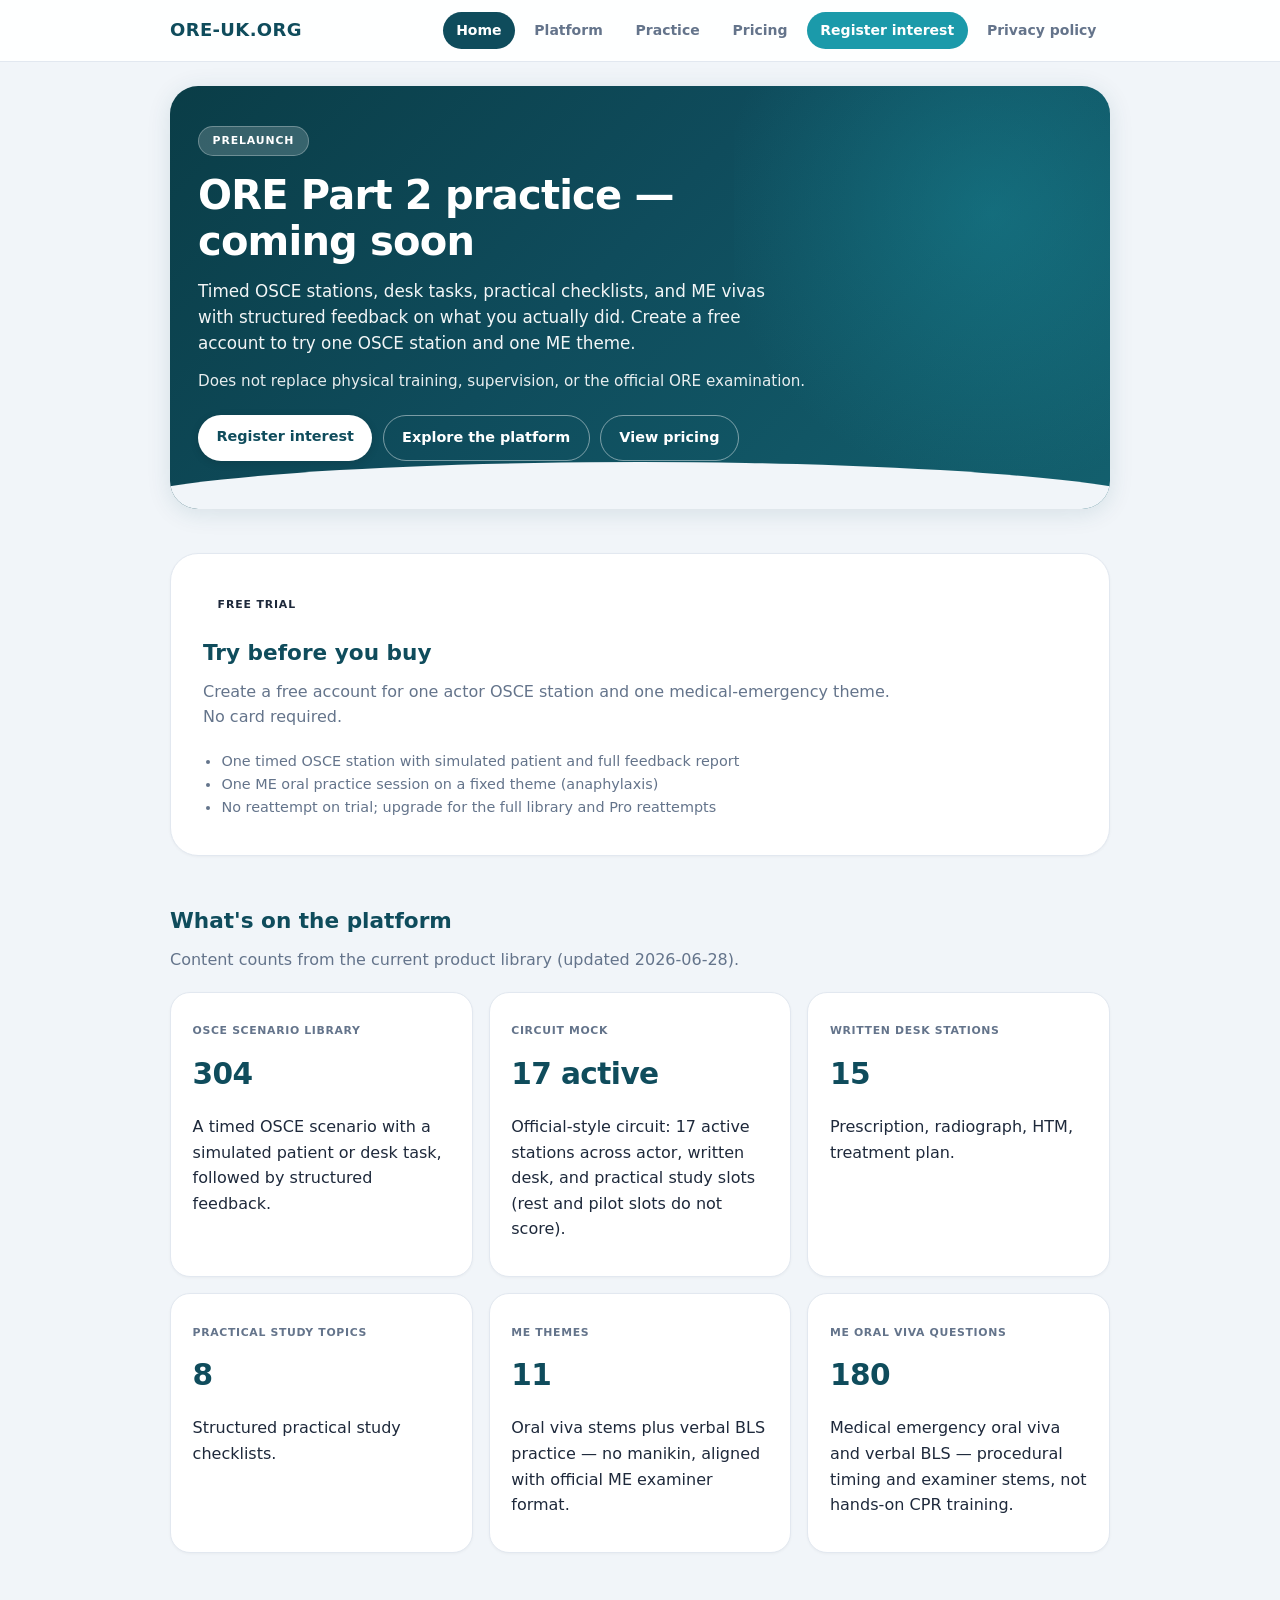
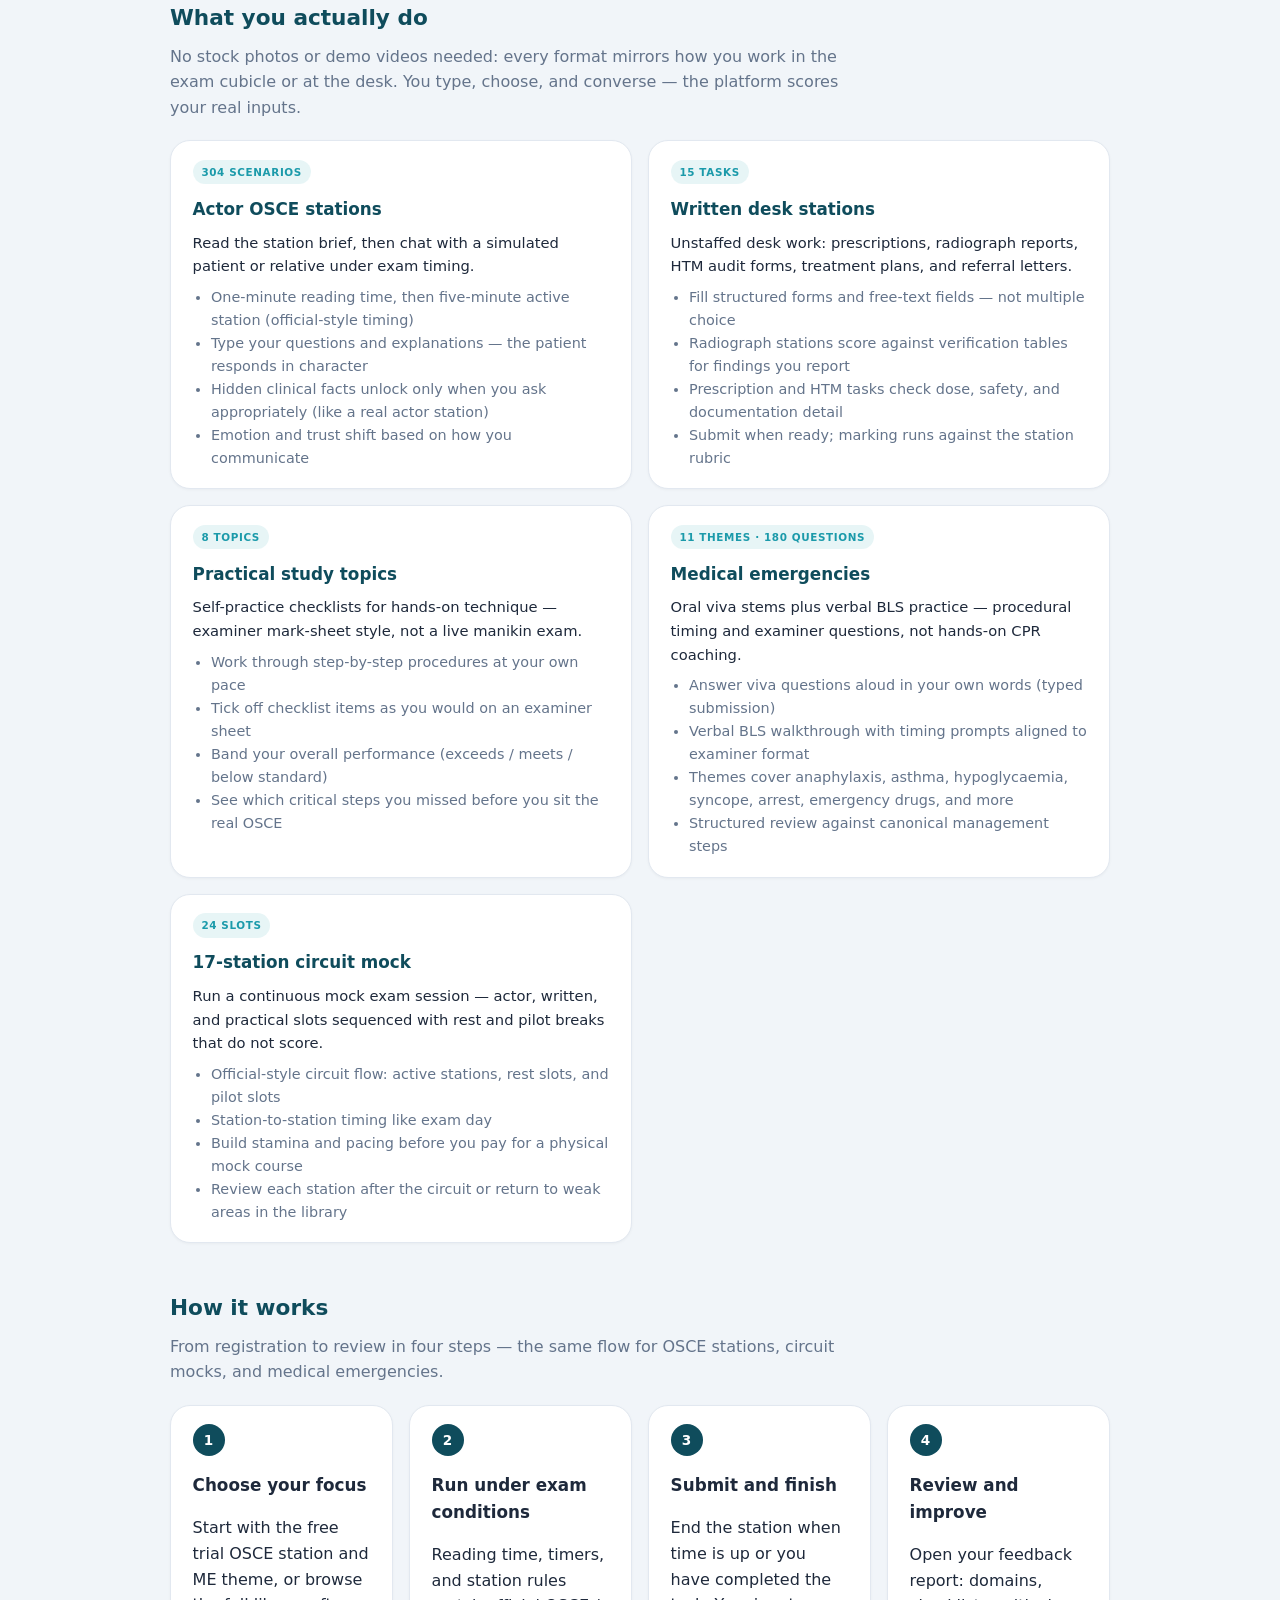
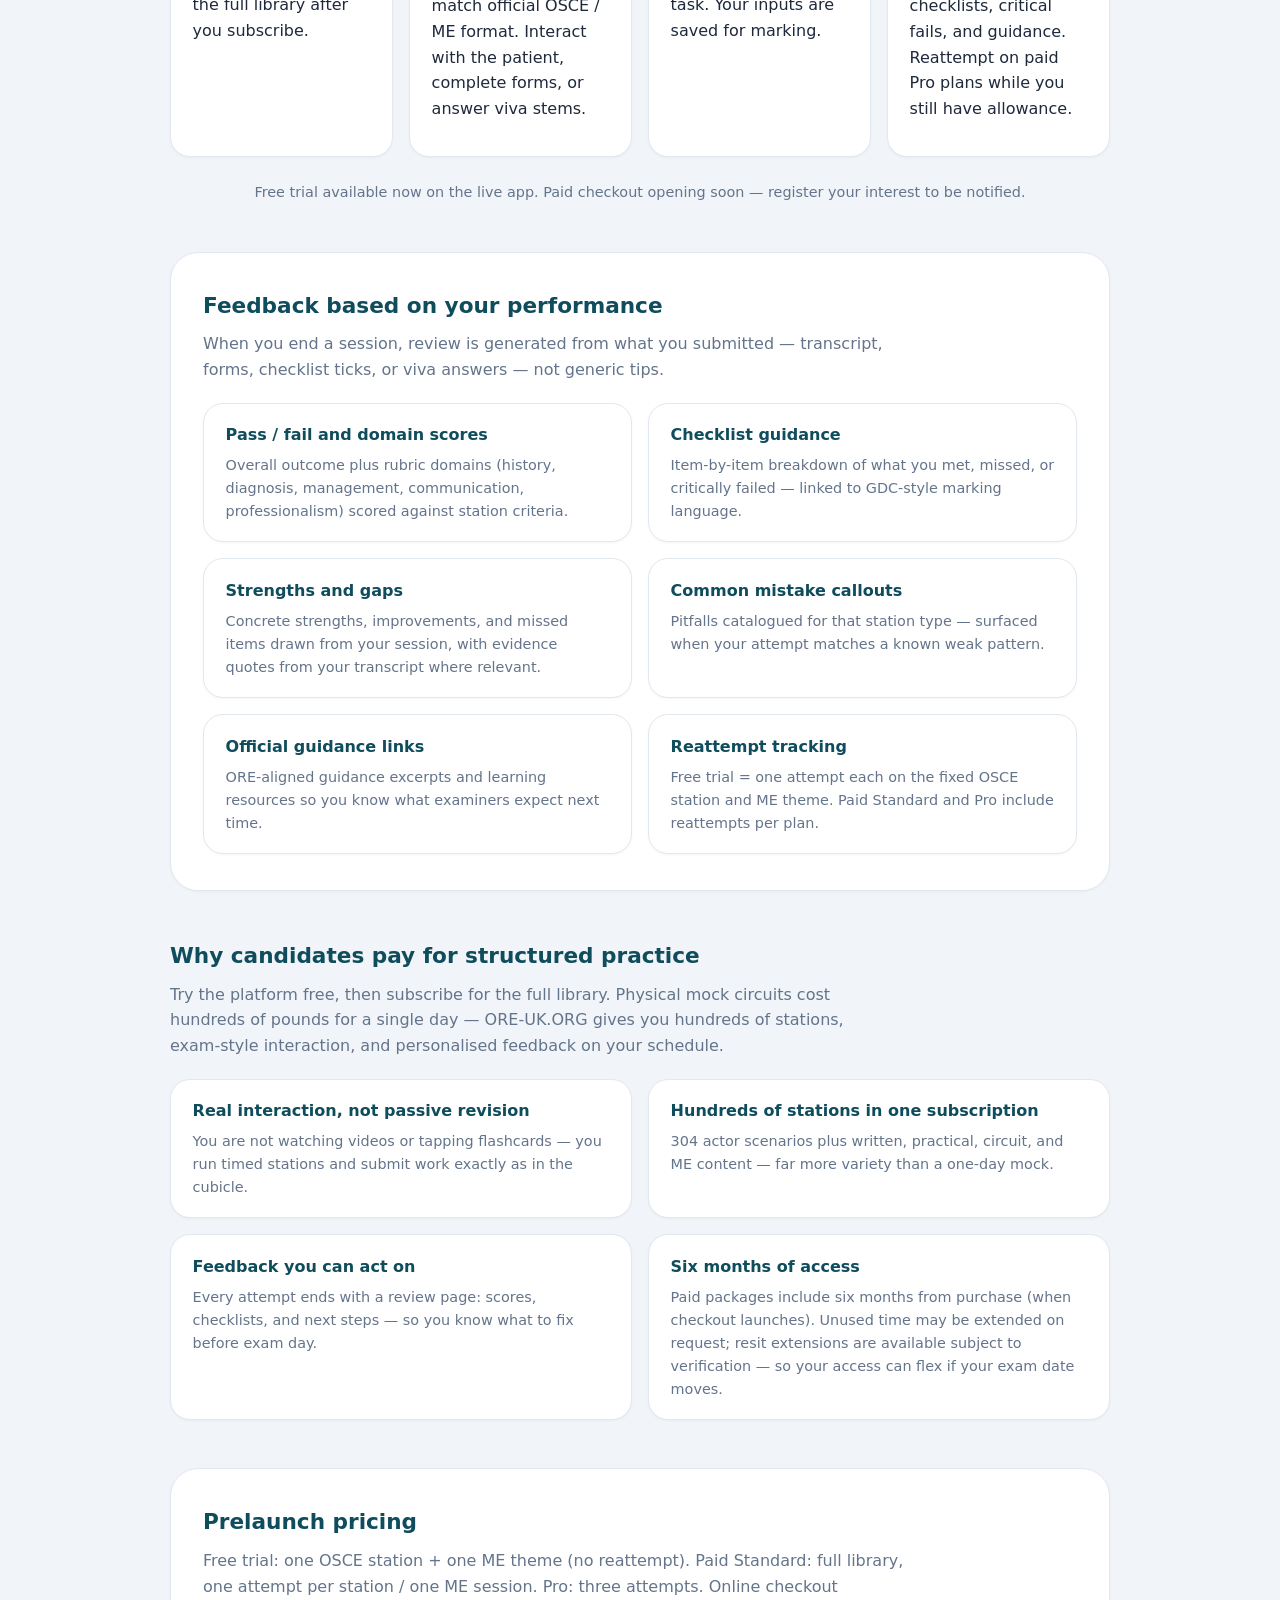
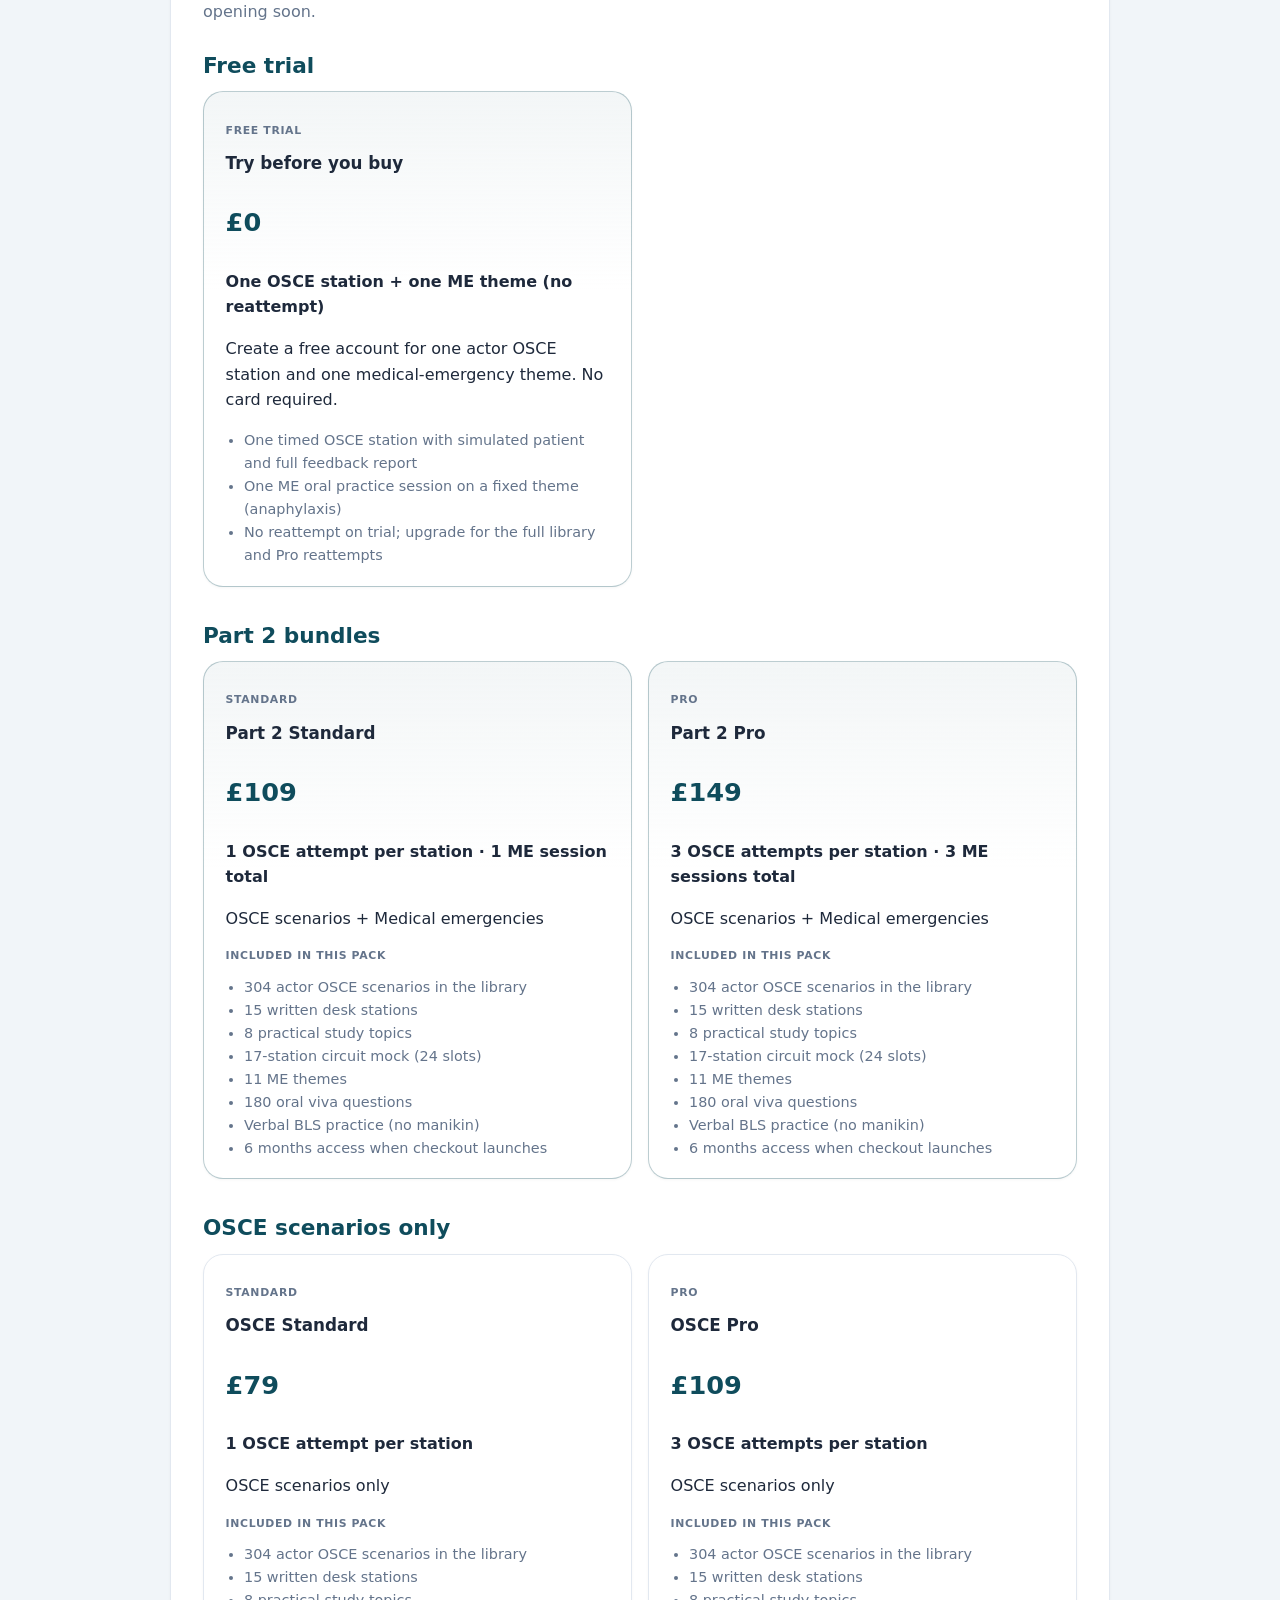
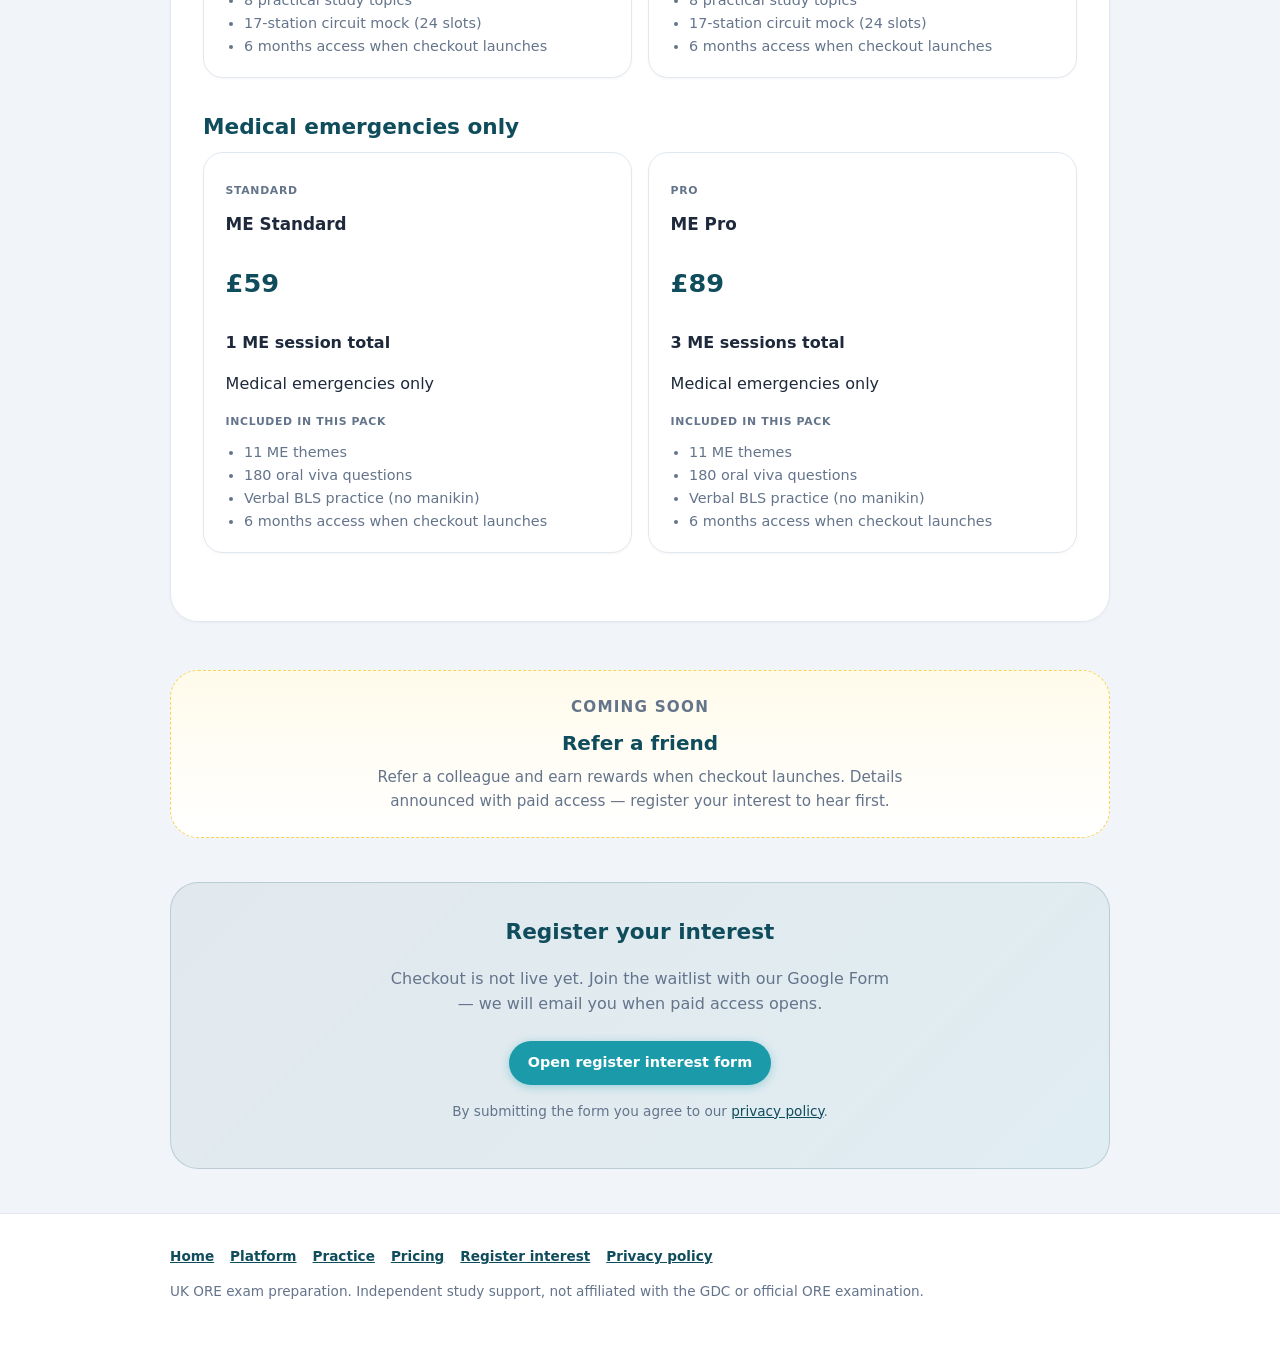
<file: index.html>
<!DOCTYPE html>
<html lang="en">
<head>
  <meta charset="utf-8" />
  <meta name="viewport" content="width=device-width, initial-scale=1" />
  <title>ORE-UK.ORG — ORE Part 2 practice (prelaunch)</title>
  <meta name="description" content="UK ORE Part 2 OSCE and medical emergency practice — free trial OSCE station and ME theme, plus prelaunch pricing." />
  <link rel="stylesheet" href="styles.css" />
</head>
<body>
  <header class="site-header">
    <div class="container">
      <a class="logo" href="index.html">ORE-UK.ORG</a>
      <nav class="site-nav" aria-label="Site">
        <a class="nav-tab active" href="index.html">Home</a>
        <a class="nav-tab" href="index.html#catalog">Platform</a>
        <a class="nav-tab" href="index.html#experience">Practice</a>
        <a class="nav-tab" href="index.html#pricing">Pricing</a>
        <a class="nav-tab cta" href="https://forms.gle/NcTpKtTfis7xZNoQ6" rel="noopener" target="_blank">Register interest</a>
        <a class="nav-tab" href="privacy.html">Privacy policy</a>
      </nav>
    </div>
  </header>
  <main class="container">
    
    <div class="hero-wrap">
      <section class="hero" aria-labelledby="hero-heading">
        <div class="hero-inner">
          <span class="badge">Prelaunch</span>
          
          <h1 id="hero-heading">ORE Part 2 practice — coming soon</h1>
          <p class="hero-subline">Timed OSCE stations, desk tasks, practical checklists, and ME vivas with structured feedback on what you actually did. Create a free account to try one OSCE station and one ME theme.</p>
          <p class="disclaimer">Does not replace physical training, supervision, or the official ORE examination.</p>
          <div class="hero-actions">
            <a class="btn btn-primary" href="https://forms.gle/NcTpKtTfis7xZNoQ6" rel="noopener" target="_blank">Register interest</a>
            
            <a class="btn btn-secondary" href="index.html#catalog">Explore the platform</a>
            <a class="btn btn-secondary" href="index.html#pricing">View pricing</a>
          </div>
        </div>
      </section>
    </div>

    <section id="trial" class="section-block section-muted">
      <span class="badge badge-trial">Free trial</span>
      <h2>Try before you buy</h2>
      <p class="lead">Create a free account for one actor OSCE station and one medical-emergency theme. No card required.</p>
      <ul class="trial-bullets"><li>One timed OSCE station with simulated patient and full feedback report</li><li>One ME oral practice session on a fixed theme (anaphylaxis)</li><li>No reattempt on trial; upgrade for the full library and Pro reattempts</li></ul>
      
    </section>

    <section id="catalog" class="section-block">
      <h2>What&apos;s on the platform</h2>
      <p class="lead">Content counts from the current product library (updated 2026-06-28).</p>
      <div class="grid cols-3"><article class="card"><p class="tier">OSCE scenario library</p><p class="stat-value">304</p><p>A timed OSCE scenario with a simulated patient or desk task, followed by structured feedback.</p></article>
<article class="card"><p class="tier">Circuit mock</p><p class="stat-value">17 active</p><p>Official-style circuit: 17 active stations across actor, written desk, and practical study slots (rest and pilot slots do not score).</p></article>
<article class="card"><p class="tier">Written desk stations</p><p class="stat-value">15</p><p>Prescription, radiograph, HTM, treatment plan.</p></article>
<article class="card"><p class="tier">Practical study topics</p><p class="stat-value">8</p><p>Structured practical study checklists.</p></article>
<article class="card"><p class="tier">ME themes</p><p class="stat-value">11</p><p>Oral viva stems plus verbal BLS practice — no manikin, aligned with official ME examiner format.</p></article>
<article class="card"><p class="tier">ME oral viva questions</p><p class="stat-value">180</p><p>Medical emergency oral viva and verbal BLS — procedural timing and examiner stems, not hands-on CPR training.</p></article></div>
    </section>

    <section id="experience" class="section-block">
      <h2>What you actually do</h2>
      <p class="lead">No stock photos or demo videos needed: every format mirrors how you work in the exam cubicle or at the desk. You type, choose, and converse — the platform scores your real inputs.</p>
      <div class="grid cols-2"><article class="card feature-card"><div class="feature-card-head"><span class="format-tag">304 scenarios</span><h3>Actor OSCE stations</h3></div><p class="feature-summary">Read the station brief, then chat with a simulated patient or relative under exam timing.</p><ul><li>One-minute reading time, then five-minute active station (official-style timing)</li><li>Type your questions and explanations — the patient responds in character</li><li>Hidden clinical facts unlock only when you ask appropriately (like a real actor station)</li><li>Emotion and trust shift based on how you communicate</li></ul></article><article class="card feature-card"><div class="feature-card-head"><span class="format-tag">15 tasks</span><h3>Written desk stations</h3></div><p class="feature-summary">Unstaffed desk work: prescriptions, radiograph reports, HTM audit forms, treatment plans, and referral letters.</p><ul><li>Fill structured forms and free-text fields — not multiple choice</li><li>Radiograph stations score against verification tables for findings you report</li><li>Prescription and HTM tasks check dose, safety, and documentation detail</li><li>Submit when ready; marking runs against the station rubric</li></ul></article><article class="card feature-card"><div class="feature-card-head"><span class="format-tag">8 topics</span><h3>Practical study topics</h3></div><p class="feature-summary">Self-practice checklists for hands-on technique — examiner mark-sheet style, not a live manikin exam.</p><ul><li>Work through step-by-step procedures at your own pace</li><li>Tick off checklist items as you would on an examiner sheet</li><li>Band your overall performance (exceeds / meets / below standard)</li><li>See which critical steps you missed before you sit the real OSCE</li></ul></article><article class="card feature-card"><div class="feature-card-head"><span class="format-tag">11 themes · 180 questions</span><h3>Medical emergencies</h3></div><p class="feature-summary">Oral viva stems plus verbal BLS practice — procedural timing and examiner questions, not hands-on CPR coaching.</p><ul><li>Answer viva questions aloud in your own words (typed submission)</li><li>Verbal BLS walkthrough with timing prompts aligned to examiner format</li><li>Themes cover anaphylaxis, asthma, hypoglycaemia, syncope, arrest, emergency drugs, and more</li><li>Structured review against canonical management steps</li></ul></article><article class="card feature-card"><div class="feature-card-head"><span class="format-tag">24 slots</span><h3>17-station circuit mock</h3></div><p class="feature-summary">Run a continuous mock exam session — actor, written, and practical slots sequenced with rest and pilot breaks that do not score.</p><ul><li>Official-style circuit flow: active stations, rest slots, and pilot slots</li><li>Station-to-station timing like exam day</li><li>Build stamina and pacing before you pay for a physical mock course</li><li>Review each station after the circuit or return to weak areas in the library</li></ul></article></div>
    </section>

    <section id="how" class="section-block">
      <h2>How it works</h2>
      <p class="lead">From registration to review in four steps — the same flow for OSCE stations, circuit mocks, and medical emergencies.</p>
      <div class="steps steps-4"><div class="card"><span class="step-num">1</span><h3>Choose your focus</h3><p>Start with the free trial OSCE station and ME theme, or browse the full library after you subscribe.</p></div><div class="card"><span class="step-num">2</span><h3>Run under exam conditions</h3><p>Reading time, timers, and station rules match official OSCE / ME format. Interact with the patient, complete forms, or answer viva stems.</p></div><div class="card"><span class="step-num">3</span><h3>Submit and finish</h3><p>End the station when time is up or you have completed the task. Your inputs are saved for marking.</p></div><div class="card"><span class="step-num">4</span><h3>Review and improve</h3><p>Open your feedback report: domains, checklists, critical fails, and guidance. Reattempt on paid Pro plans while you still have allowance.</p></div></div>
      <p class="access-note">Free trial available now on the live app. Paid checkout opening soon — register your interest to be notified.</p>
    </section>

    <section id="feedback" class="section-block section-muted">
      <h2>Feedback based on your performance</h2>
      <p class="lead">When you end a session, review is generated from what you submitted — transcript, forms, checklist ticks, or viva answers — not generic tips.</p>
      <div class="grid cols-2"><article class="card feedback-card"><h3>Pass / fail and domain scores</h3><p>Overall outcome plus rubric domains (history, diagnosis, management, communication, professionalism) scored against station criteria.</p></article><article class="card feedback-card"><h3>Checklist guidance</h3><p>Item-by-item breakdown of what you met, missed, or critically failed — linked to GDC-style marking language.</p></article><article class="card feedback-card"><h3>Strengths and gaps</h3><p>Concrete strengths, improvements, and missed items drawn from your session, with evidence quotes from your transcript where relevant.</p></article><article class="card feedback-card"><h3>Common mistake callouts</h3><p>Pitfalls catalogued for that station type — surfaced when your attempt matches a known weak pattern.</p></article><article class="card feedback-card"><h3>Official guidance links</h3><p>ORE-aligned guidance excerpts and learning resources so you know what examiners expect next time.</p></article><article class="card feedback-card"><h3>Reattempt tracking</h3><p>Free trial = one attempt each on the fixed OSCE station and ME theme. Paid Standard and Pro include reattempts per plan.</p></article></div>
    </section>

    <section id="value" class="section-block">
      <h2>Why candidates pay for structured practice</h2>
      <p class="lead">Try the platform free, then subscribe for the full library. Physical mock circuits cost hundreds of pounds for a single day — ORE-UK.ORG gives you hundreds of stations, exam-style interaction, and personalised feedback on your schedule.</p>
      <div class="grid cols-2"><article class="card value-card"><h3>Real interaction, not passive revision</h3><p>You are not watching videos or tapping flashcards — you run timed stations and submit work exactly as in the cubicle.</p></article><article class="card value-card"><h3>Hundreds of stations in one subscription</h3><p>304 actor scenarios plus written, practical, circuit, and ME content — far more variety than a one-day mock.</p></article><article class="card value-card"><h3>Feedback you can act on</h3><p>Every attempt ends with a review page: scores, checklists, and next steps — so you know what to fix before exam day.</p></article><article class="card value-card"><h3>Six months of access</h3><p>Paid packages include six months from purchase (when checkout launches). Unused time may be extended on request; resit extensions are available subject to verification — so your access can flex if your exam date moves.</p></article></div>
    </section>

    <section id="pricing" class="section-block section-muted">
      <h2>Prelaunch pricing</h2>
      <p class="lead">Free trial: one OSCE station + one ME theme (no reattempt). Paid Standard: full library, one attempt per station / one ME session. Pro: three attempts. Online checkout opening soon.</p>
      <div class="pricing-group"><h2>Free trial</h2><div class="grid cols-2"><article class="card featured"><p class="tier">Free trial</p><h3>Try before you buy</h3><p class="price">£0</p><p><strong>One OSCE station + one ME theme (no reattempt)</strong></p><p>Create a free account for one actor OSCE station and one medical-emergency theme. No card required.</p><ul><li>One timed OSCE station with simulated patient and full feedback report</li><li>One ME oral practice session on a fixed theme (anaphylaxis)</li><li>No reattempt on trial; upgrade for the full library and Pro reattempts</li></ul></article></div></div>
<div class="pricing-group"><h2>Part 2 bundles</h2><div class="grid cols-2"><article class="card featured"><p class="tier">Standard</p><h3>Part 2 Standard</h3><p class="price">£109</p><p><strong>1 OSCE attempt per station · 1 ME session total</strong></p><p>OSCE scenarios + Medical emergencies</p><p class="tier">Included in this pack</p><ul><li>304 actor OSCE scenarios in the library</li><li>15 written desk stations</li><li>8 practical study topics</li><li>17-station circuit mock (24 slots)</li><li>11 ME themes</li><li>180 oral viva questions</li><li>Verbal BLS practice (no manikin)</li><li>6 months access when checkout launches</li></ul></article><article class="card featured"><p class="tier">Pro</p><h3>Part 2 Pro</h3><p class="price">£149</p><p><strong>3 OSCE attempts per station · 3 ME sessions total</strong></p><p>OSCE scenarios + Medical emergencies</p><p class="tier">Included in this pack</p><ul><li>304 actor OSCE scenarios in the library</li><li>15 written desk stations</li><li>8 practical study topics</li><li>17-station circuit mock (24 slots)</li><li>11 ME themes</li><li>180 oral viva questions</li><li>Verbal BLS practice (no manikin)</li><li>6 months access when checkout launches</li></ul></article></div></div>
<div class="pricing-group"><h2>OSCE scenarios only</h2><div class="grid cols-2"><article class="card"><p class="tier">Standard</p><h3>OSCE Standard</h3><p class="price">£79</p><p><strong>1 OSCE attempt per station</strong></p><p>OSCE scenarios only</p><p class="tier">Included in this pack</p><ul><li>304 actor OSCE scenarios in the library</li><li>15 written desk stations</li><li>8 practical study topics</li><li>17-station circuit mock (24 slots)</li><li>6 months access when checkout launches</li></ul></article><article class="card"><p class="tier">Pro</p><h3>OSCE Pro</h3><p class="price">£109</p><p><strong>3 OSCE attempts per station</strong></p><p>OSCE scenarios only</p><p class="tier">Included in this pack</p><ul><li>304 actor OSCE scenarios in the library</li><li>15 written desk stations</li><li>8 practical study topics</li><li>17-station circuit mock (24 slots)</li><li>6 months access when checkout launches</li></ul></article></div></div>
<div class="pricing-group"><h2>Medical emergencies only</h2><div class="grid cols-2"><article class="card"><p class="tier">Standard</p><h3>ME Standard</h3><p class="price">£59</p><p><strong>1 ME session total</strong></p><p>Medical emergencies only</p><p class="tier">Included in this pack</p><ul><li>11 ME themes</li><li>180 oral viva questions</li><li>Verbal BLS practice (no manikin)</li><li>6 months access when checkout launches</li></ul></article><article class="card"><p class="tier">Pro</p><h3>ME Pro</h3><p class="price">£89</p><p><strong>3 ME sessions total</strong></p><p>Medical emergencies only</p><p class="tier">Included in this pack</p><ul><li>11 ME themes</li><li>180 oral viva questions</li><li>Verbal BLS practice (no manikin)</li><li>6 months access when checkout launches</li></ul></article></div></div>
    </section>

    <section id="referral" class="referral-banner" data-testid="referral-scheme-banner">
      <p class="referral-label">Coming soon</p>
      <h2>Refer a friend</h2>
      <p>Refer a colleague and earn rewards when checkout launches. Details announced with paid access — register your interest to hear first.</p>
    </section>

    <section id="interest">
      <div class="interest-box">
<h2>Register your interest</h2>
<p>Checkout is not live yet. Join the waitlist with our Google Form — we will email you when paid access opens.</p>
<p><a class="btn btn-accent" href="https://forms.gle/NcTpKtTfis7xZNoQ6" rel="noopener" target="_blank">Open register interest form</a></p>
<p style="margin-top:1rem;font-size:0.85rem">By submitting the form you agree to our <a href="privacy.html">privacy policy</a>.</p>
</div>
    </section>

  </main>
  <footer>
    <div class="container">
      <div class="footer-links">
        <a href="index.html">Home</a>
        <a href="index.html#catalog">Platform</a>
        <a href="index.html#experience">Practice</a>
        <a href="index.html#pricing">Pricing</a>
        <a href="index.html#interest">Register interest</a>
        <a href="privacy.html">Privacy policy</a>
      </div>
      <p>UK ORE exam preparation. Independent study support, not affiliated with the GDC or official ORE examination.</p>
    </div>
  </footer>
</body>
</html>
</file>
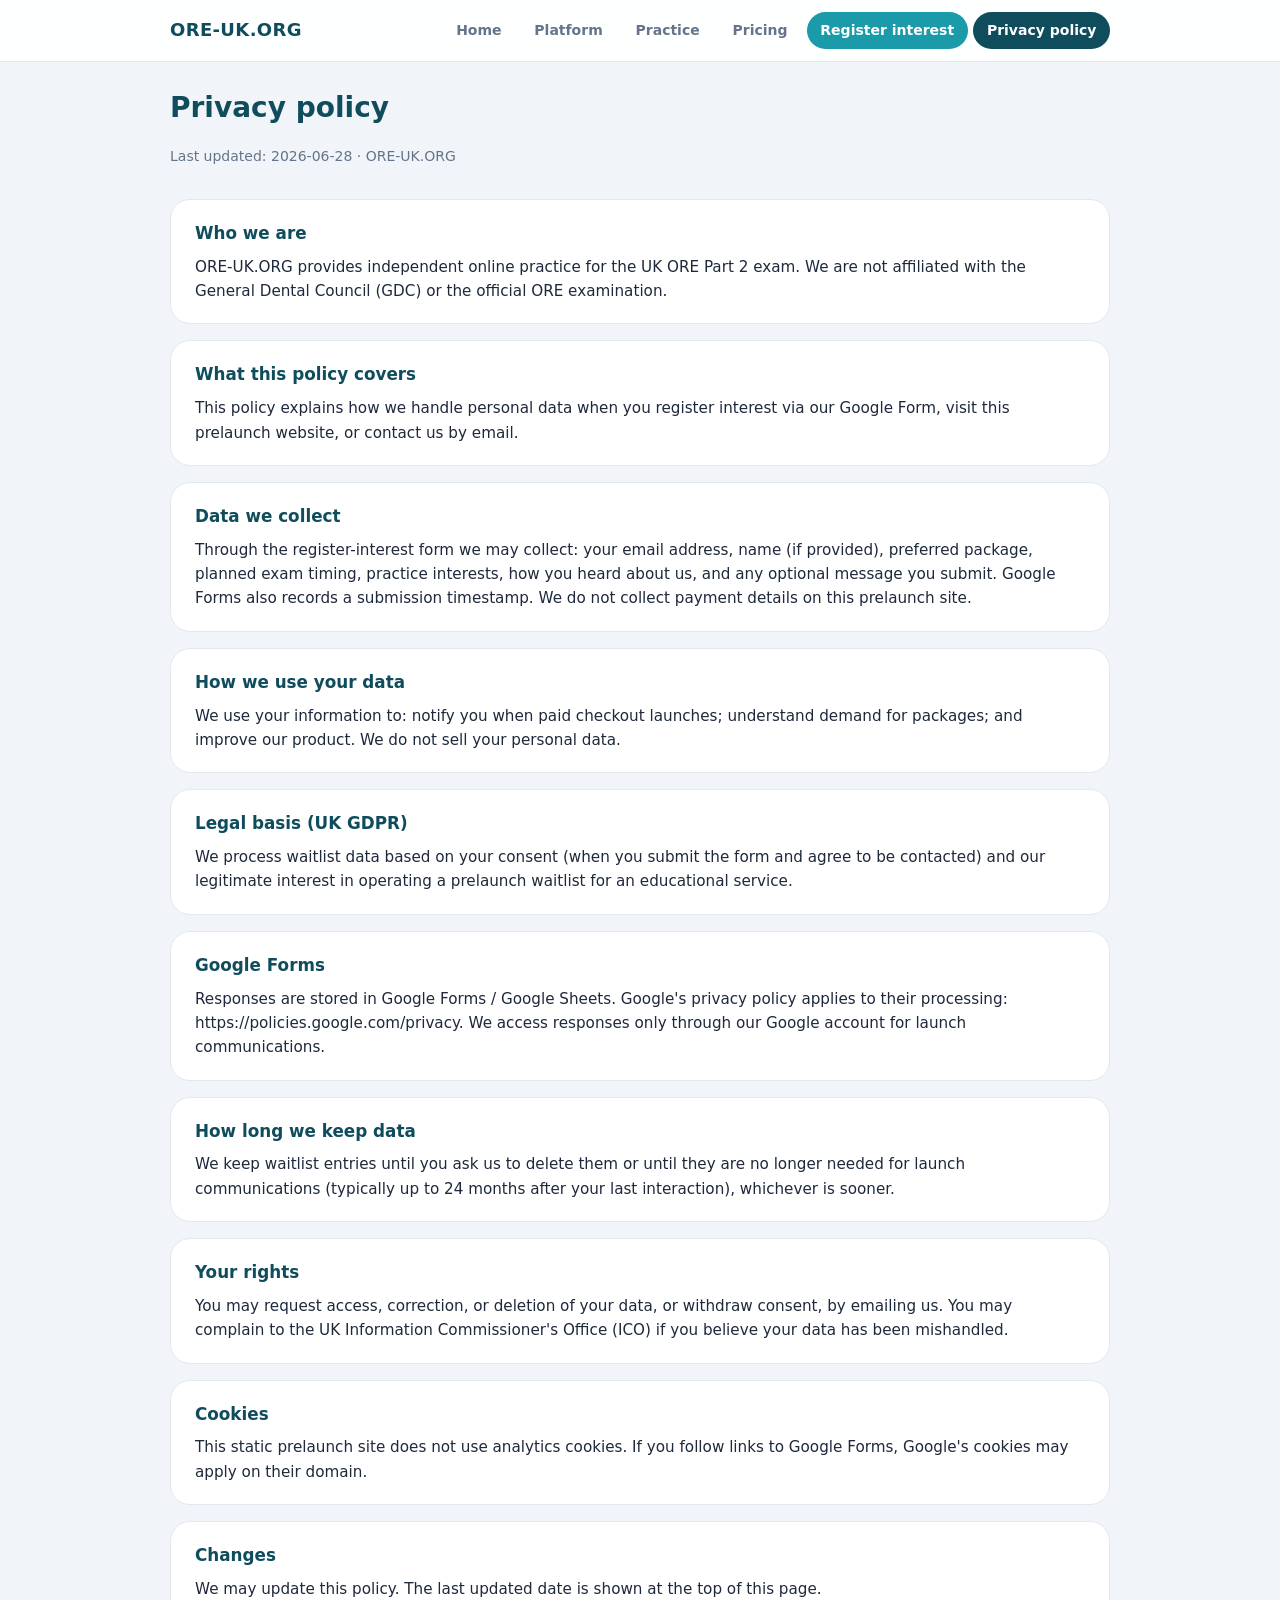
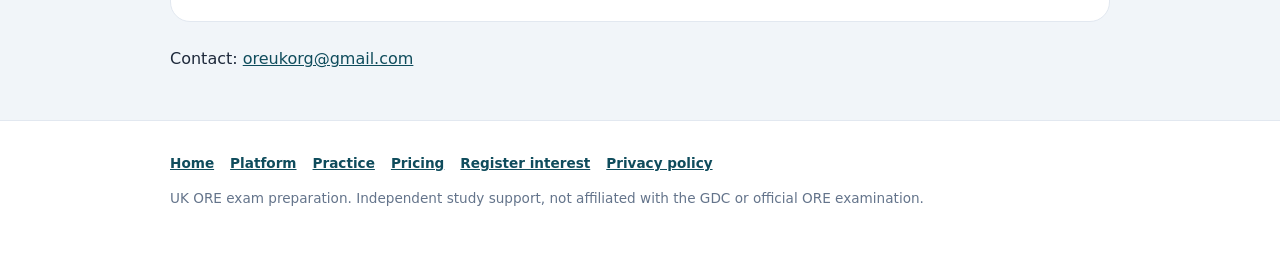
<file: privacy.html>
<!DOCTYPE html>
<html lang="en">
<head>
  <meta charset="utf-8" />
  <meta name="viewport" content="width=device-width, initial-scale=1" />
  <title>Privacy policy · ORE-UK.ORG</title>
  <meta name="description" content="Privacy policy for ORE-UK.ORG prelaunch waitlist and website." />
  <link rel="stylesheet" href="styles.css" />
</head>
<body>
  <header class="site-header">
    <div class="container">
      <a class="logo" href="index.html">ORE-UK.ORG</a>
      <nav class="site-nav" aria-label="Site">
        <a class="nav-tab" href="index.html">Home</a>
        <a class="nav-tab" href="index.html#catalog">Platform</a>
        <a class="nav-tab" href="index.html#experience">Practice</a>
        <a class="nav-tab" href="index.html#pricing">Pricing</a>
        <a class="nav-tab cta" href="https://forms.gle/NcTpKtTfis7xZNoQ6" rel="noopener" target="_blank">Register interest</a>
        <a class="nav-tab active" href="privacy.html">Privacy policy</a>
      </nav>
    </div>
  </header>
  <main class="container">
    <div class="legal-page"><h1>Privacy policy</h1><p class="legal-meta">Last updated: 2026-06-28 · ORE-UK.ORG</p><article class="legal-section"><h2>Who we are</h2><p>ORE-UK.ORG provides independent online practice for the UK ORE Part 2 exam. We are not affiliated with the General Dental Council (GDC) or the official ORE examination.</p></article><article class="legal-section"><h2>What this policy covers</h2><p>This policy explains how we handle personal data when you register interest via our Google Form, visit this prelaunch website, or contact us by email.</p></article><article class="legal-section"><h2>Data we collect</h2><p>Through the register-interest form we may collect: your email address, name (if provided), preferred package, planned exam timing, practice interests, how you heard about us, and any optional message you submit. Google Forms also records a submission timestamp. We do not collect payment details on this prelaunch site.</p></article><article class="legal-section"><h2>How we use your data</h2><p>We use your information to: notify you when paid checkout launches; understand demand for packages; and improve our product. We do not sell your personal data.</p></article><article class="legal-section"><h2>Legal basis (UK GDPR)</h2><p>We process waitlist data based on your consent (when you submit the form and agree to be contacted) and our legitimate interest in operating a prelaunch waitlist for an educational service.</p></article><article class="legal-section"><h2>Google Forms</h2><p>Responses are stored in Google Forms / Google Sheets. Google&#x27;s privacy policy applies to their processing: https://policies.google.com/privacy. We access responses only through our Google account for launch communications.</p></article><article class="legal-section"><h2>How long we keep data</h2><p>We keep waitlist entries until you ask us to delete them or until they are no longer needed for launch communications (typically up to 24 months after your last interaction), whichever is sooner.</p></article><article class="legal-section"><h2>Your rights</h2><p>You may request access, correction, or deletion of your data, or withdraw consent, by emailing us. You may complain to the UK Information Commissioner&#x27;s Office (ICO) if you believe your data has been mishandled.</p></article><article class="legal-section"><h2>Cookies</h2><p>This static prelaunch site does not use analytics cookies. If you follow links to Google Forms, Google&#x27;s cookies may apply on their domain.</p></article><article class="legal-section"><h2>Changes</h2><p>We may update this policy. The last updated date is shown at the top of this page.</p></article><p style="margin-top:1.5rem">Contact: <a href="mailto:oreukorg@gmail.com">oreukorg@gmail.com</a></p></div>
  </main>
  <footer>
    <div class="container">
      <div class="footer-links">
        <a href="index.html">Home</a>
        <a href="index.html#catalog">Platform</a>
        <a href="index.html#experience">Practice</a>
        <a href="index.html#pricing">Pricing</a>
        <a href="index.html#interest">Register interest</a>
        <a href="privacy.html">Privacy policy</a>
      </div>
      <p>UK ORE exam preparation. Independent study support, not affiliated with the GDC or official ORE examination.</p>
    </div>
  </footer>
</body>
</html>
</file>
<file: styles.css>
/* ORE-UK.ORG prelaunch static site */
:root {
  --primary: #0f4c5c;
  --primary-dark: #0a3d47;
  --accent: #1b9aaa;
  --text: #1e293b;
  --muted: #64748b;
  --bg: #f1f5f9;
  --card: #ffffff;
  --border: #e2e8f0;
  --hero-gradient: linear-gradient(135deg, #0a3d47 0%, #0f4c5c 45%, #13606e 100%);
  --radius-lg: 1.25rem;
  --radius-xl: 1.75rem;
  --shadow: 0 4px 24px rgba(15, 76, 92, 0.12);
}

* {
  box-sizing: border-box;
}

body {
  margin: 0;
  font-family: system-ui, -apple-system, "Segoe UI", Roboto, sans-serif;
  color: var(--text);
  background: var(--bg);
  line-height: 1.6;
}

a {
  color: var(--primary);
}

.container {
  max-width: 980px;
  margin: 0 auto;
  padding: 0 1.25rem;
}

/* Header */
header.site-header {
  position: sticky;
  top: 0;
  z-index: 50;
  border-bottom: 1px solid var(--border);
  background: rgba(255, 255, 255, 0.92);
  backdrop-filter: blur(10px);
  padding: 0.75rem 0;
}

.site-header .container {
  display: flex;
  align-items: center;
  justify-content: space-between;
  gap: 1rem;
  flex-wrap: wrap;
}

.logo {
  font-weight: 800;
  font-size: 1.125rem;
  color: var(--primary);
  text-decoration: none;
  letter-spacing: 0.02em;
}

.site-nav {
  display: flex;
  align-items: center;
  gap: 0.35rem;
  flex-wrap: wrap;
}

.nav-tab {
  display: inline-block;
  padding: 0.45rem 0.85rem;
  border-radius: 999px;
  font-size: 0.875rem;
  font-weight: 600;
  text-decoration: none;
  color: var(--muted);
  transition: background 0.15s, color 0.15s;
}

.nav-tab:hover {
  color: var(--primary);
  background: rgba(15, 76, 92, 0.08);
}

.nav-tab.active {
  color: #fff;
  background: var(--primary);
}

.nav-tab.cta {
  background: var(--accent);
  color: #fff;
}

.nav-tab.cta:hover {
  background: #1590a0;
  color: #fff;
}

/* Hero — curved card */
.hero-wrap {
  margin: 1.5rem 0 2.5rem;
}

.hero {
  position: relative;
  overflow: hidden;
  background: var(--hero-gradient);
  color: #fff;
  padding: 2.5rem 1.75rem 3rem;
  border-radius: var(--radius-xl);
  box-shadow: var(--shadow);
}

.hero::before {
  content: "";
  position: absolute;
  top: -40%;
  right: -15%;
  width: 55%;
  height: 140%;
  background: radial-gradient(circle, rgba(27, 154, 170, 0.35) 0%, transparent 70%);
  pointer-events: none;
}

.hero::after {
  content: "";
  position: absolute;
  bottom: -1px;
  left: 0;
  right: 0;
  height: 48px;
  background: var(--bg);
  border-radius: 50% 50% 0 0 / 100% 100% 0 0;
  transform: scaleX(1.15);
}

.hero-inner {
  position: relative;
  z-index: 1;
  max-width: 40rem;
}

.badge {
  display: inline-block;
  font-size: 0.68rem;
  font-weight: 800;
  text-transform: uppercase;
  letter-spacing: 0.08em;
  padding: 0.35rem 0.85rem;
  border-radius: 999px;
  background: rgba(255, 255, 255, 0.18);
  border: 1px solid rgba(255, 255, 255, 0.28);
  margin-bottom: 1rem;
}

.hero h1 {
  margin: 0 0 0.85rem;
  font-size: clamp(1.85rem, 4.5vw, 2.5rem);
  line-height: 1.15;
  font-weight: 800;
  letter-spacing: -0.02em;
}

.hero .disclaimer {
  margin: 0.85rem 0 0;
  font-size: 0.95rem;
  color: rgba(255, 255, 255, 0.9);
  line-height: 1.55;
}

.hero-subline {
  margin: 0.75rem 0 0;
  font-size: 1.05rem;
  line-height: 1.55;
  color: rgba(255, 255, 255, 0.95);
  max-width: 38rem;
}

.hero-actions {
  margin-top: 1.35rem;
  display: flex;
  flex-wrap: wrap;
  gap: 0.65rem;
}

/* Sections */
section {
  margin-bottom: 2.75rem;
}

.section-block {
  margin-bottom: 3rem;
}

.section-muted {
  background: #fff;
  border: 1px solid var(--border);
  border-radius: var(--radius-xl);
  padding: 2rem 1.5rem;
  box-shadow: 0 1px 3px rgba(0, 0, 0, 0.04);
}

@media (min-width: 640px) {
  .section-muted {
    padding: 2.25rem 2rem;
  }
}

h2 {
  color: var(--primary);
  margin: 0 0 0.5rem;
  font-size: 1.35rem;
}

h3 {
  margin: 0.5rem 0;
  font-size: 1.05rem;
}

.lead {
  color: var(--muted);
  margin: 0 0 1.25rem;
  max-width: 44rem;
}

.grid {
  display: grid;
  gap: 1rem;
}

@media (min-width: 640px) {
  .grid.cols-2 {
    grid-template-columns: repeat(2, 1fr);
  }
  .grid.cols-3 {
    grid-template-columns: repeat(3, 1fr);
  }
}

.card {
  background: var(--card);
  border: 1px solid var(--border);
  border-radius: var(--radius-lg);
  padding: 1.15rem 1.35rem;
  box-shadow: 0 1px 3px rgba(0, 0, 0, 0.04);
}

.card.featured {
  border-color: rgba(15, 76, 92, 0.28);
  background: linear-gradient(180deg, rgba(15, 76, 92, 0.05) 0%, #fff 40%);
}

.stat-value {
  font-size: 1.85rem;
  font-weight: 800;
  color: var(--primary);
  margin: 0.2rem 0;
  letter-spacing: -0.02em;
}

.price {
  font-size: 1.6rem;
  font-weight: 800;
  color: var(--primary);
}

.tier {
  font-size: 0.68rem;
  font-weight: 800;
  text-transform: uppercase;
  letter-spacing: 0.06em;
  color: var(--muted);
}

ul {
  margin: 0.5rem 0 0;
  padding-left: 1.15rem;
  color: var(--muted);
  font-size: 0.9rem;
}

.btn {
  display: inline-block;
  padding: 0.65rem 1.15rem;
  border-radius: 999px;
  font-weight: 700;
  text-decoration: none;
  font-size: 0.9rem;
  transition: transform 0.12s, box-shadow 0.12s;
}

.btn:hover {
  transform: translateY(-1px);
}

.btn-primary {
  background: #fff;
  color: var(--primary);
  box-shadow: 0 2px 8px rgba(0, 0, 0, 0.12);
}

.btn-secondary {
  background: transparent;
  color: #fff;
  border: 1px solid rgba(255, 255, 255, 0.45);
}

.btn-accent {
  background: var(--accent);
  color: #fff;
  box-shadow: 0 2px 10px rgba(27, 154, 170, 0.35);
}

.interest-box {
  background: linear-gradient(135deg, rgba(15, 76, 92, 0.07) 0%, rgba(27, 154, 170, 0.08) 100%);
  border: 1px solid rgba(15, 76, 92, 0.18);
  border-radius: var(--radius-xl);
  padding: 2rem 1.75rem;
  text-align: center;
}

.interest-box h2 {
  margin-bottom: 0.5rem;
}

.interest-box p {
  color: var(--muted);
  max-width: 32rem;
  margin-left: auto;
  margin-right: auto;
}

.interest-box .btn-accent {
  margin-top: 0.5rem;
}

/* Privacy page */
.legal-page {
  margin: 1.5rem 0 3rem;
}

.legal-page h1 {
  color: var(--primary);
  font-size: 1.75rem;
  margin: 0 0 0.35rem;
}

.legal-meta {
  color: var(--muted);
  font-size: 0.875rem;
  margin-bottom: 2rem;
}

.legal-section {
  background: var(--card);
  border: 1px solid var(--border);
  border-radius: var(--radius-lg);
  padding: 1.25rem 1.5rem;
  margin-bottom: 1rem;
}

.legal-section h2 {
  font-size: 1.05rem;
  margin-bottom: 0.5rem;
}

.legal-section p {
  margin: 0;
  color: var(--text);
  font-size: 0.95rem;
}

.legal-section a {
  word-break: break-word;
}

footer {
  border-top: 1px solid var(--border);
  padding: 2rem 0;
  margin-top: 2rem;
  font-size: 0.85rem;
  color: var(--muted);
  background: #fff;
}

footer .footer-links {
  display: flex;
  gap: 1rem;
  flex-wrap: wrap;
  margin-bottom: 0.75rem;
}

footer .footer-links a {
  font-weight: 600;
}

.steps {
  display: grid;
  gap: 1rem;
}

@media (min-width: 640px) {
  .steps {
    grid-template-columns: repeat(3, 1fr);
  }

  .steps.steps-4 {
    grid-template-columns: repeat(2, 1fr);
  }
}

@media (min-width: 900px) {
  .steps.steps-4 {
    grid-template-columns: repeat(4, 1fr);
  }
}

.feature-card h3 {
  margin: 0.35rem 0 0.5rem;
  font-size: 1.05rem;
  color: var(--primary);
}

.feature-card-head {
  display: flex;
  flex-direction: column;
  gap: 0.35rem;
}

.format-tag {
  display: inline-block;
  width: fit-content;
  font-size: 0.65rem;
  font-weight: 800;
  text-transform: uppercase;
  letter-spacing: 0.06em;
  color: var(--accent);
  background: rgba(27, 154, 170, 0.1);
  padding: 0.25rem 0.55rem;
  border-radius: 999px;
}

.feature-summary {
  margin: 0 0 0.5rem;
  font-size: 0.92rem;
  color: var(--text);
}

.feedback-card h3,
.value-card h3 {
  margin: 0 0 0.4rem;
  font-size: 1rem;
  color: var(--primary);
}

.feedback-card p,
.value-card p {
  margin: 0;
  font-size: 0.9rem;
  color: var(--muted);
}

.access-note {
  margin: 1.5rem 0 0;
  text-align: center;
  font-size: 0.9rem;
  color: var(--muted);
}

.step-num {
  display: inline-flex;
  width: 2rem;
  height: 2rem;
  align-items: center;
  justify-content: center;
  border-radius: 999px;
  background: var(--primary);
  color: #fff;
  font-weight: 700;
  font-size: 0.85rem;
  margin-bottom: 0.5rem;
}

.pricing-group {
  margin-bottom: 2rem;
}

.pricing-group > h2 {
  margin-top: 1.5rem;
}

.referral-banner {
  text-align: center;
  background: linear-gradient(180deg, #fffbeb 0%, #fff 100%);
  border: 1px dashed #fcd34d;
  border-radius: var(--radius-xl);
  padding: 1.5rem 1.75rem;
  margin-bottom: 2.75rem;
}

.referral-label {
  margin: 0;
  font-size: 0.68rem;
  font-weight: 800;
  text-transform: uppercase;
  letter-spacing: 0.08em;
  color: #b45309;
}

.referral-banner h2 {
  margin: 0.5rem 0 0.35rem;
  font-size: 1.25rem;
}

.referral-banner p {
  margin: 0 auto;
  max-width: 36rem;
  color: var(--muted);
  font-size: 0.95rem;
}
</file>
